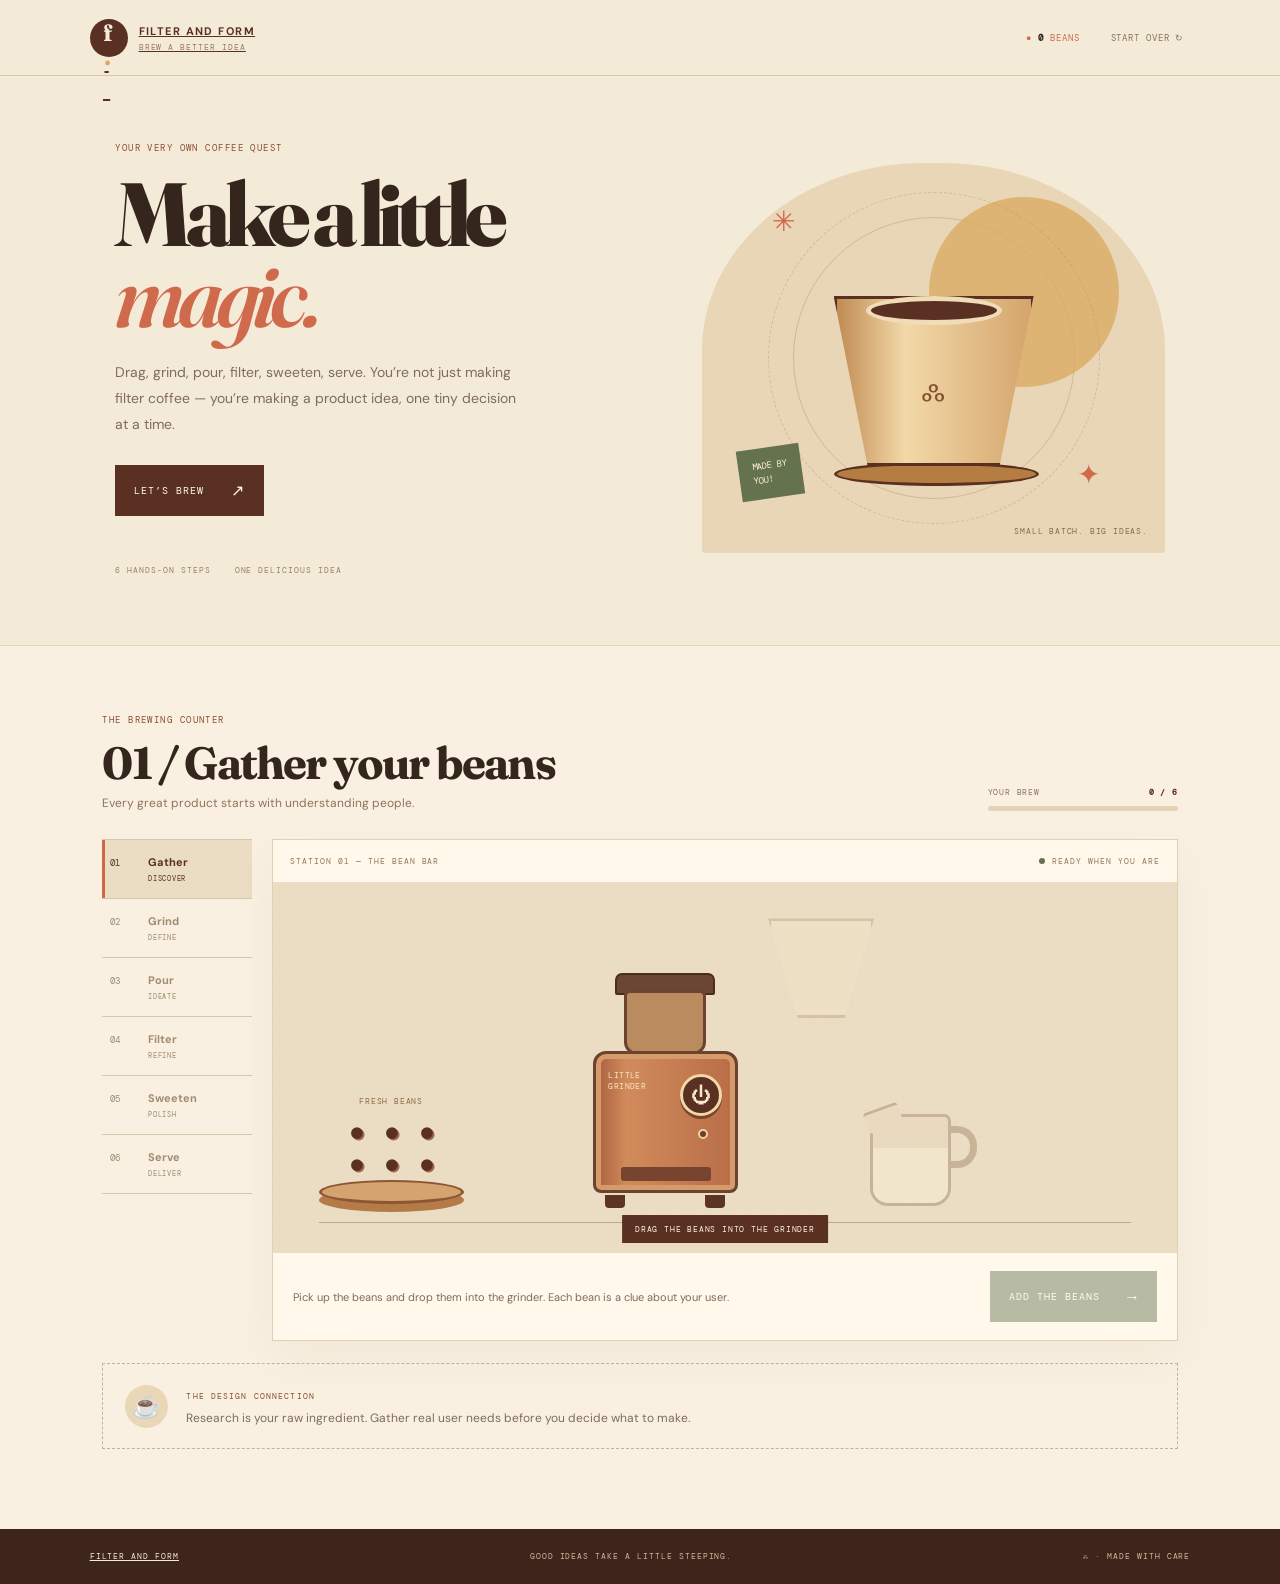
<file: index.html>
<!DOCTYPE html>
<html lang="en">
<head>
<meta charset="UTF-8"><meta name="viewport" content="width=device-width, initial-scale=1"><meta name="theme-color" content="#f4ead8">
<title>Filter &amp; Form — Coffee Quest</title>
<link rel="preconnect" href="https://fonts.googleapis.com"><link rel="preconnect" href="https://fonts.gstatic.com" crossorigin><link href="https://fonts.googleapis.com/css2?family=DM+Mono:wght@400;500&family=DM+Sans:wght@400;500;600;700&family=Fraunces:opsz,wght@9..144,600;9..144,700;9..144,800&display=swap" rel="stylesheet">
<link rel="stylesheet" href="styles.css">
</head>
<body>
<header class="topbar"><a class="logo" href="first-idea/index.html" aria-label="Filter and Form — visit the original website"><span class="logo-mark">f<span>·</span>f</span><span>FILTER AND FORM<small>BREW A BETTER IDEA</small></span></a><div class="top-right"><span class="bean-count">● <b id="beanCount">0</b> BEANS</span><button class="reset-link" id="resetBtn">START OVER ↻</button></div></header>
<main>
<section class="intro" id="intro"><div class="intro-copy"><p class="eyebrow">YOUR VERY OWN COFFEE QUEST</p><h1>Make a little<br><em>magic.</em></h1><p>Drag, grind, pour, filter, sweeten, serve. You’re not just making filter coffee — you’re making a product idea, one tiny decision at a time.</p><button class="btn primary" id="beginBtn">LET’S BREW <span>↗</span></button><div class="intro-meta"><span>6 HANDS-ON STEPS</span><span>ONE DELICIOUS IDEA</span></div></div><div class="intro-art"><div class="sun"></div><div class="doodle doodle-one">✳</div><div class="doodle doodle-two">✦</div><div class="cup-illustration"><div class="coffee-top"></div><div class="cup-body"><span>ஃ</span></div><div class="saucer"></div></div><div class="intro-sticker">MADE BY<br>YOU!</div><div class="art-note">SMALL BATCH. BIG IDEAS.</div></div></section>
<section class="game" id="game"><div class="game-head"><div><p class="eyebrow">THE BREWING COUNTER</p><h2 id="stepTitle">01 / Gather your beans</h2><p id="stepSub">Every great product starts with understanding people.</p></div><div class="progress-wrap"><div class="progress-label"><span>YOUR BREW</span><b id="progressText">0 / 6</b></div><div class="progress-track"><span id="progressFill"></span></div></div></div>
<div class="workspace"><aside class="steps-rail" id="stepsRail"><div class="rail-step active"><span>01</span><b>Gather</b><small>DISCOVER</small></div><div class="rail-step"><span>02</span><b>Grind</b><small>DEFINE</small></div><div class="rail-step"><span>03</span><b>Pour</b><small>IDEATE</small></div><div class="rail-step"><span>04</span><b>Filter</b><small>REFINE</small></div><div class="rail-step"><span>05</span><b>Sweeten</b><small>POLISH</small></div><div class="rail-step"><span>06</span><b>Serve</b><small>DELIVER</small></div></aside>
<div class="station"><div class="station-top"><span id="stationLabel">STATION 01 — THE BEAN BAR</span><span class="station-status"><i></i><span id="statusText">READY WHEN YOU ARE</span></span></div><div class="station-scene" id="scene">
<div class="bean-bowl" id="beanBowl"><span class="bowl-label">FRESH BEANS</span><div class="loose-beans" id="looseBeans"><button class="bean-draggable" draggable="true" aria-label="Coffee bean 1">●</button><button class="bean-draggable" draggable="true" aria-label="Coffee bean 2">●</button><button class="bean-draggable" draggable="true" aria-label="Coffee bean 3">●</button><button class="bean-draggable" draggable="true" aria-label="Coffee bean 4">●</button><button class="bean-draggable" draggable="true" aria-label="Coffee bean 5">●</button><button class="bean-draggable" draggable="true" aria-label="Coffee bean 6">●</button></div><div class="bowl-rim"></div></div>
<div class="machine" id="machine"><div class="machine-lid"></div><div class="machine-hopper" id="hopper"><span id="hopperBeans"></span></div><div class="machine-body"><div class="machine-brand">LITTLE<br>GRINDER</div><div class="machine-button" id="grinderButton" role="button" tabindex="0" aria-label="Start grinder"><span>⏻</span></div><div class="machine-light" id="machineLight"></div><div class="machine-bottom"></div></div><div class="machine-feet"></div></div>
<div class="milk-jug" id="milkJug"><div class="jug-handle"></div><div class="jug-body"><div class="milk-level" id="milkLevel"></div></div><div class="jug-spout"></div></div>
<div class="filter-cone" id="filterCone"><div class="filter-paper"></div><div class="grounds-bed" id="groundsBed"></div><div class="coffee-stream" id="coffeeStream"></div></div><div class="decoction-cup" id="decoctionCup"><div class="decoction-level" id="decoctionLevel"></div></div>
<div class="idea-cards" id="ideaCards"><button class="idea-card" draggable="true" data-kind="good"><span class="idea-emoji">✦</span><b>One-tap reorder</b><small>GOOD IDEA?</small></button><button class="idea-card" draggable="true" data-kind="bad"><span class="idea-emoji">🎩</span><b>Make the logo bigger</b><small>GOOD IDEA?</small></button><button class="idea-card" draggable="true" data-kind="good"><span class="idea-emoji">↗</span><b>Pickup time estimate</b><small>GOOD IDEA?</small></button><button class="idea-card" draggable="true" data-kind="bad"><span class="idea-emoji">✿</span><b>Add 30 animations</b><small>GOOD IDEA?</small></button></div>
<div class="sugar-jar" id="sugarJar"><div class="sugar-top"></div><div class="sugar-body"><span> SUGAR </span><i>✦ ✦ ✦</i></div></div><div class="finished-cup" id="finishedCup"><div class="finished-coffee" id="finishedCoffee"></div><div class="finished-milk" id="finishedMilk"></div><div class="finished-sugar" id="finishedSugar"></div><div class="cup-handle"></div><div class="cup-logo">ஃ</div></div><div class="serve-tray" id="serveTray"><span>YOUR IDEA, SERVED</span></div>
<div class="drop-hint" id="dropHint">DRAG THE BEANS INTO THE GRINDER</div><div class="sparkle-field" id="sparkleField">✦ ✳ ✦</div>
</div><div class="station-bottom"><p id="instruction">Pick up the beans and drop them into the grinder. Each bean is a clue about your user.</p><button class="btn next-btn" id="actionBtn" disabled>ADD THE BEANS <span>→</span></button></div><div class="toast" id="toast" aria-live="polite"></div></div></div>
<div class="metaphor-strip"><div class="metaphor-icon">☕</div><div><span>THE DESIGN CONNECTION</span><p id="metaphorText">Research is your raw ingredient. Gather real user needs before you decide what to make.</p></div></div>
</section>
<section class="ending" id="ending"><div class="ending-art">☕<span>✦</span></div><p class="eyebrow">FRESHLY BREWED BY YOU</p><h2 id="endingTitle">Look what you made.</h2><p id="endingCopy">A little coffee, a little curiosity, and an idea with purpose.</p><button class="btn primary" id="playAgain">BREW ANOTHER <span>↻</span></button></section>
</main><footer><a class="footer-logo" href="first-idea/index.html">FILTER AND FORM</a><span>GOOD IDEAS TAKE A LITTLE STEEPING.</span><span>ஃ · MADE WITH CARE</span></footer><script src="script.js"></script></body></html>
</file>
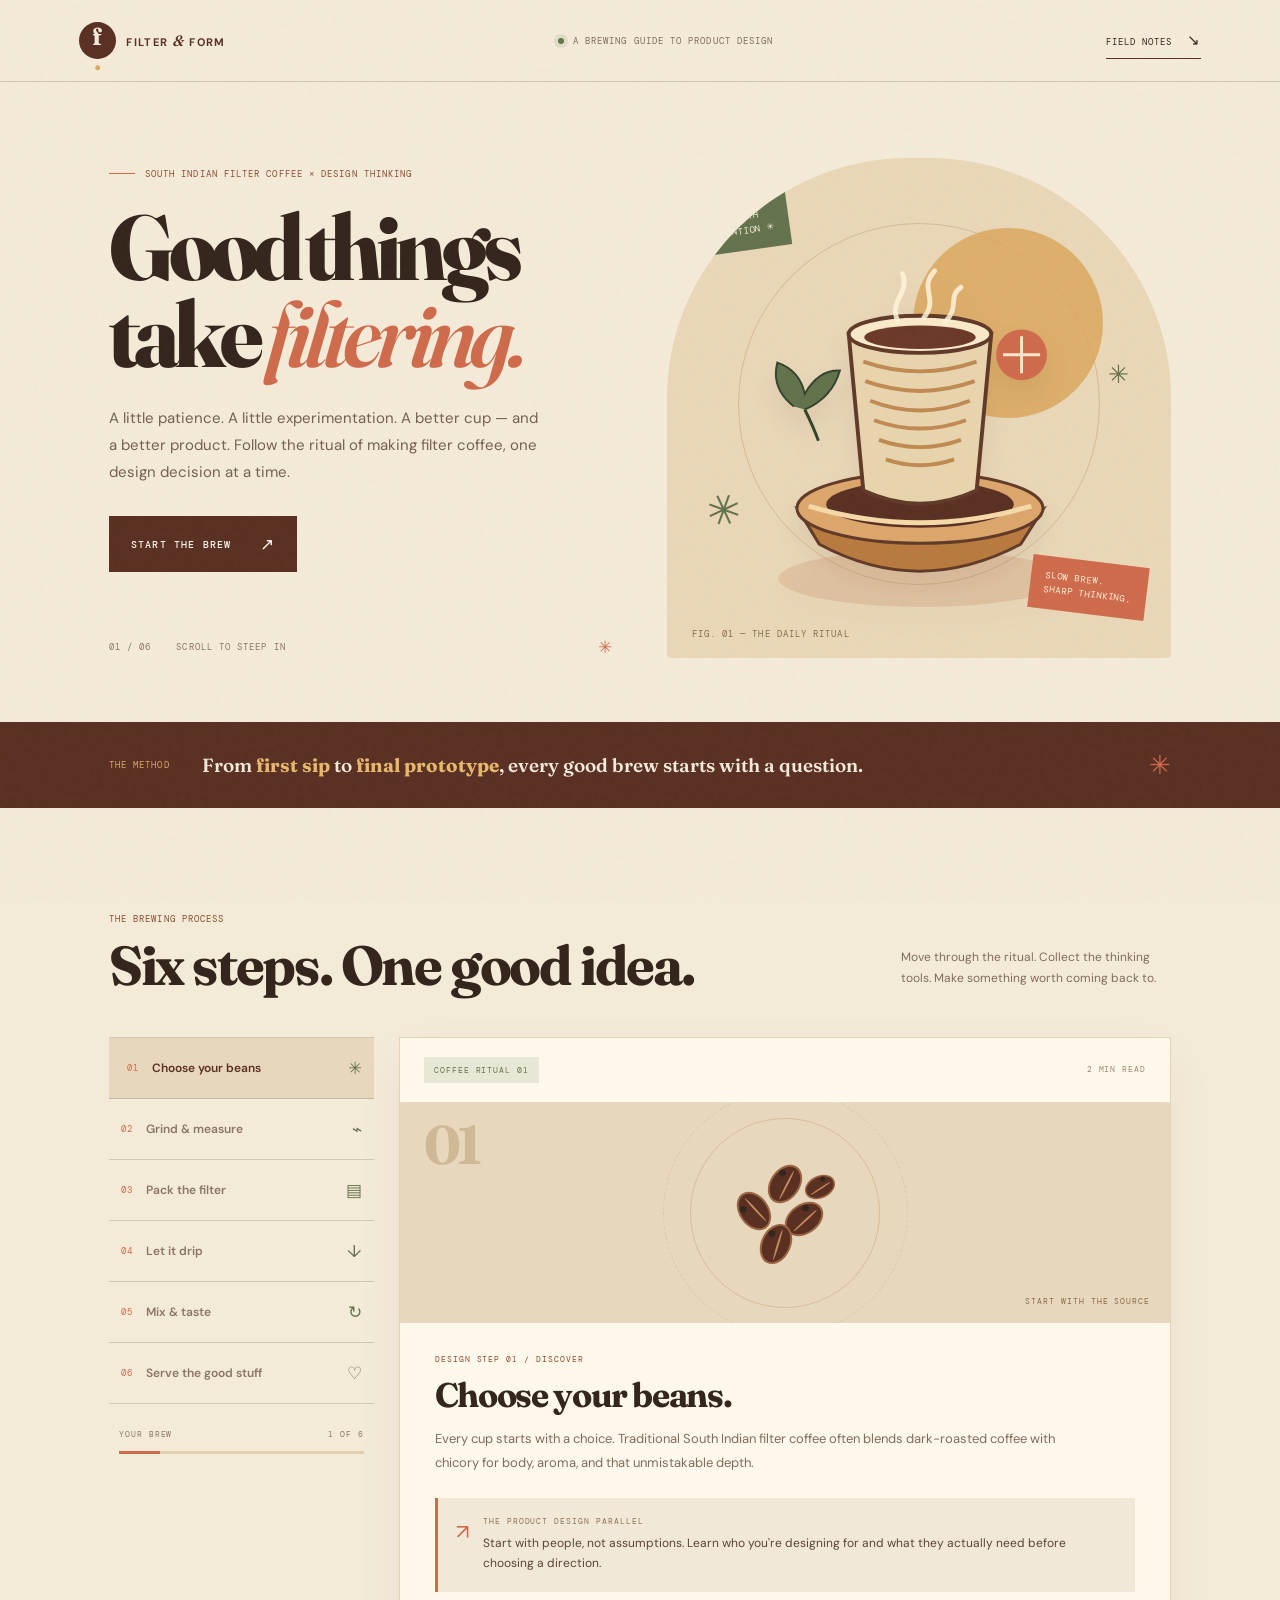
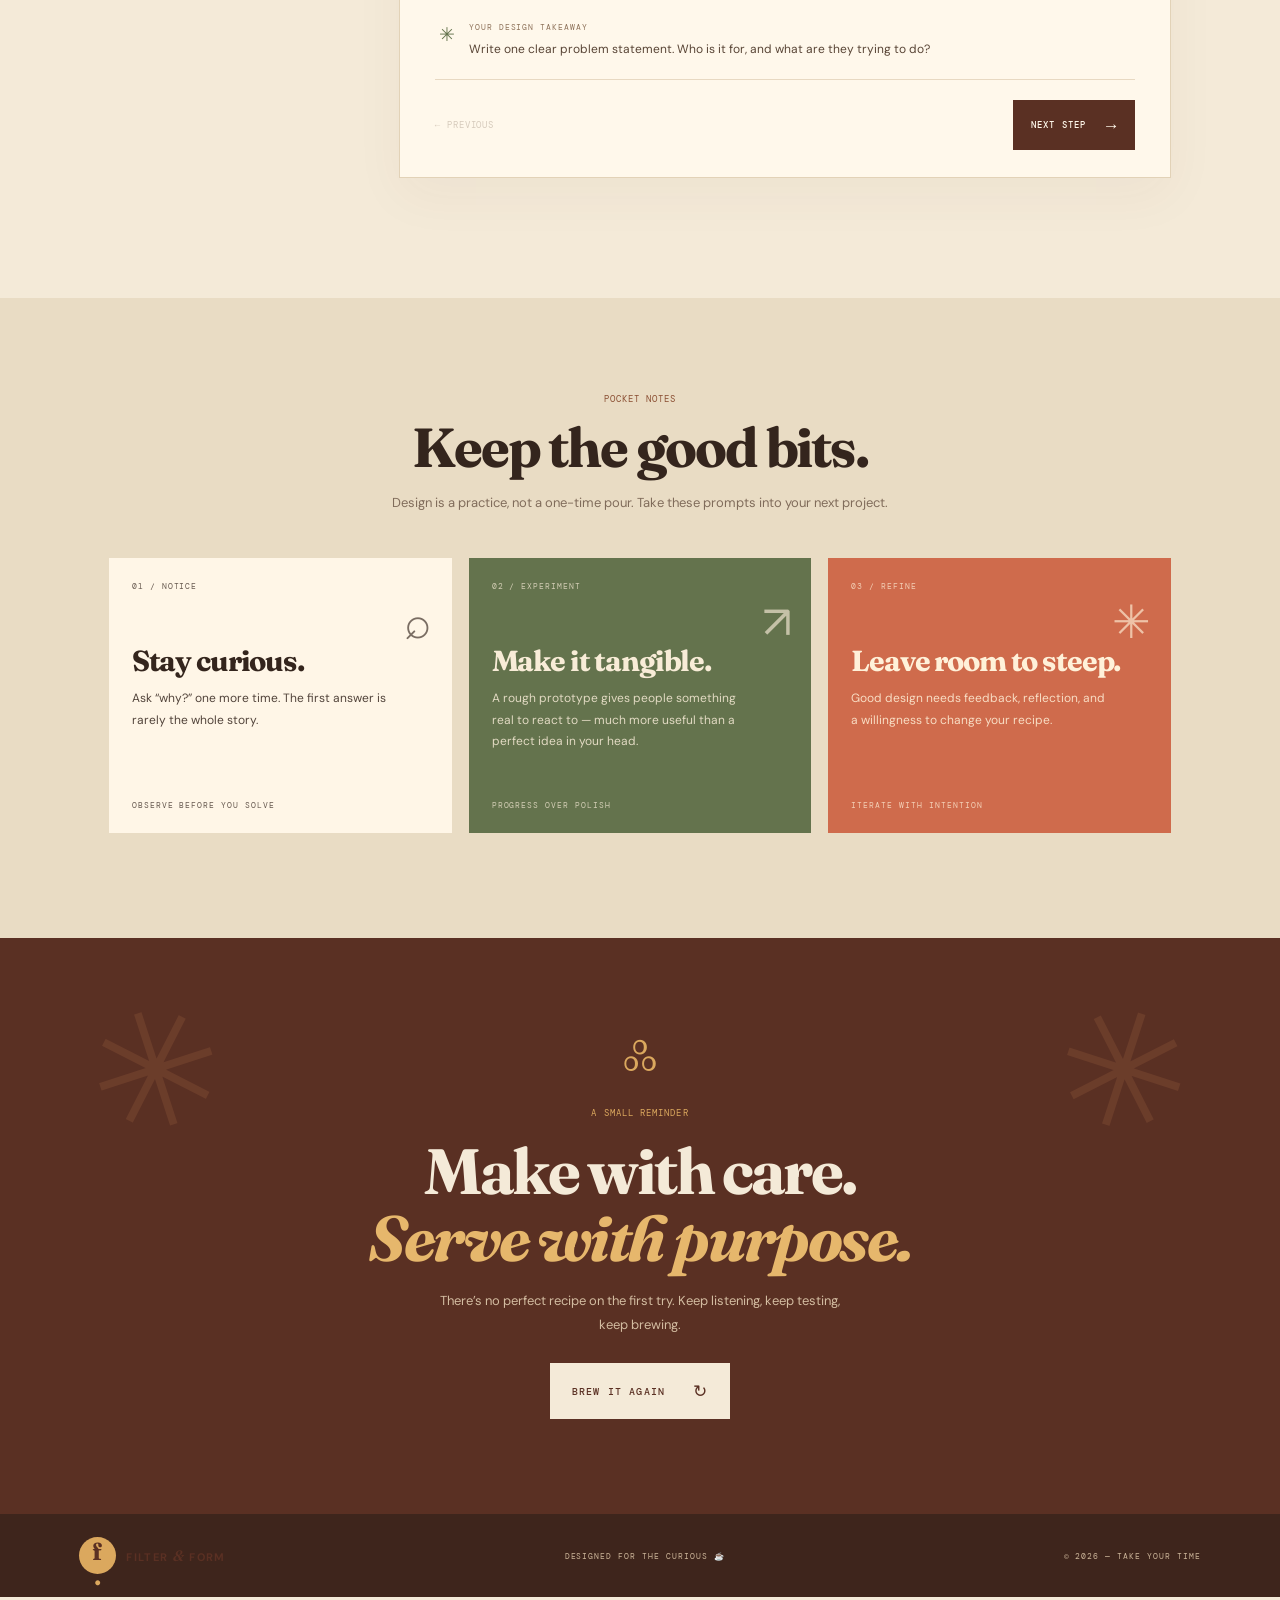
<file: first-idea/index.html>
<!DOCTYPE html>
<html lang="en">
<head>
  <meta charset="UTF-8" />
  <meta name="viewport" content="width=device-width, initial-scale=1.0" />
  <meta name="theme-color" content="#f4ead8" />
  <title>Filter & Form — A Product Design Ritual</title>
  <link rel="preconnect" href="https://fonts.googleapis.com">
  <link rel="preconnect" href="https://fonts.gstatic.com" crossorigin>
  <link href="https://fonts.googleapis.com/css2?family=DM+Mono:wght@400;500&family=DM+Sans:wght@400;500;600;700&family=Fraunces:opsz,wght@9..144,600;9..144,700;9..144,800&display=swap" rel="stylesheet">
  <link rel="stylesheet" href="styles.css" />
</head>
<body>
  <div class="grain" aria-hidden="true"></div>
  <header class="topbar">
    <a class="brand" href="../index.html" aria-label="Filter and Form home">
      <span class="brand-mark">f<span>·</span>f</span>
      <span>FILTER <em>&</em> FORM</span>
    </a>
    <div class="top-note"><span class="live-dot"></span> A BREWING GUIDE TO PRODUCT DESIGN</div>
    <a class="top-link" href="#field-notes">FIELD NOTES <span>↘</span></a>
  </header>

  <main>
    <section class="hero">
      <div class="hero-copy">
        <p class="eyebrow"><span class="eyebrow-line"></span> SOUTH INDIAN FILTER COFFEE × DESIGN THINKING</p>
        <h1>Good things<br>take <span class="italic-word">filtering.</span></h1>
        <p class="hero-description">A little patience. A little experimentation. A better cup — and a better product. Follow the ritual of making filter coffee, one design decision at a time.</p>
        <button class="primary-button" id="startBtn">START THE BREW <span>↗</span></button>
        <div class="hero-foot"><span>01 / 06</span><span>SCROLL TO STEEP IN</span><span class="tiny-sun">✳</span></div>
      </div>
      <div class="hero-art" aria-label="Illustration of a South Indian filter coffee tumbler and brass davara">
        <div class="art-sticker sticker-top">MADE WITH<br>INTENTION ✳</div>
        <div class="sun-disc"></div>
        <div class="art-leaf leaf-one">✳</div><div class="art-leaf leaf-two">✳</div>
        <svg class="coffee-art" viewBox="0 0 430 440" role="img" aria-label="Stylized filter coffee tumbler and saucer">
          <ellipse cx="218" cy="366" rx="147" ry="29" fill="#b86b3f" opacity=".18"/>
          <path d="M91 295 Q215 355 342 295 L319 331 Q215 386 113 331Z" fill="#b87a3e" stroke="#613a28" stroke-width="3"/>
          <ellipse cx="216" cy="294" rx="126" ry="36" fill="#dca66b" stroke="#613a28" stroke-width="3"/>
          <ellipse cx="216" cy="290" rx="96" ry="24" fill="#5a3023"/>
          <path d="M143 115 Q216 96 289 115 L274 276 Q216 303 158 276Z" fill="#e8d4ad" stroke="#613a28" stroke-width="4"/>
          <ellipse cx="216" cy="116" rx="73" ry="19" fill="#f8e9c9" stroke="#613a28" stroke-width="4"/>
          <ellipse cx="216" cy="119" rx="57" ry="12" fill="#6c3928"/>
          <path d="M158 144 Q216 164 274 144" fill="none" stroke="#c08a52" stroke-width="4"/>
          <path d="M160 164 Q216 184 272 164" fill="none" stroke="#c08a52" stroke-width="4"/>
          <path d="M165 184 Q216 204 267 184" fill="none" stroke="#c08a52" stroke-width="4"/>
          <path d="M169 204 Q216 221 263 204" fill="none" stroke="#c08a52" stroke-width="4"/>
          <path d="M174 224 Q216 239 258 224" fill="none" stroke="#c08a52" stroke-width="4"/>
          <path d="M181 244 Q216 256 251 244" fill="none" stroke="#c08a52" stroke-width="4"/>
          <path d="M193 102 C184 81 206 74 198 54 M220 99 C236 78 214 70 231 51 M242 103 C257 88 244 77 258 68" fill="none" stroke="#fff4d9" stroke-width="5" stroke-linecap="round" opacity=".85"/>
          <path d="M102 292 Q216 326 330 292" fill="none" stroke="#f5d9a8" stroke-width="5"/>
          <circle cx="320" cy="137" r="26" fill="#cf6b4c"/>
          <path d="M320 118 L320 156 M301 137 L339 137" stroke="#f7e8cc" stroke-width="3"/>
          <path d="M87 190 Q63 171 70 145 Q93 153 98 177 Q112 152 134 153 Q126 181 98 193" fill="#62734b" stroke="#34432c" stroke-width="2"/>
          <path d="M98 193 Q107 211 112 225" stroke="#34432c" stroke-width="3" fill="none"/>
        </svg>
        <div class="art-sticker sticker-bottom">SLOW BREW.<br>SHARP THINKING.</div>
        <div class="art-caption">FIG. 01 — THE DAILY RITUAL</div>
      </div>
    </section>

    <section class="intro-strip">
      <span class="strip-number">THE METHOD</span>
      <p>From <strong>first sip</strong> to <strong>final prototype</strong>, every good brew starts with a question.</p>
      <span class="strip-symbol">✳</span>
    </section>

    <section class="journey" id="journey">
      <div class="section-heading">
        <div><p class="eyebrow">THE BREWING PROCESS</p><h2>Six steps. One good idea.</h2></div>
        <p class="section-aside">Move through the ritual. Collect the thinking tools. Make something worth coming back to.</p>
      </div>
      <div class="journey-layout">
        <nav class="step-nav" aria-label="Coffee and design steps" id="stepNav">
          <button class="step-link active" data-step="0"><span class="step-index">01</span><span class="step-name">Choose your beans</span><span class="step-icon">✳</span></button>
          <button class="step-link" data-step="1"><span class="step-index">02</span><span class="step-name">Grind & measure</span><span class="step-icon">⌁</span></button>
          <button class="step-link" data-step="2"><span class="step-index">03</span><span class="step-name">Pack the filter</span><span class="step-icon">▤</span></button>
          <button class="step-link" data-step="3"><span class="step-index">04</span><span class="step-name">Let it drip</span><span class="step-icon">↓</span></button>
          <button class="step-link" data-step="4"><span class="step-index">05</span><span class="step-name">Mix & taste</span><span class="step-icon">↻</span></button>
          <button class="step-link" data-step="5"><span class="step-index">06</span><span class="step-name">Serve the good stuff</span><span class="step-icon">♡</span></button>
          <div class="progress-wrap"><div class="progress-label"><span>YOUR BREW</span><span id="progressText">1 OF 6</span></div><div class="progress-track"><div class="progress-fill" id="progressFill"></div></div></div>
        </nav>
        <article class="step-card" id="stepCard">
          <div class="step-card-top"><span class="pill" id="coffeeLabel">COFFEE RITUAL 01</span><span class="step-time" id="stepTime">2 MIN READ</span></div>
          <div class="step-visual" id="stepVisual">
            <div class="visual-orbit orbit-a"></div><div class="visual-orbit orbit-b"></div>
            <div class="visual-number" id="visualNumber">01</div>
            <div class="visual-object beans-object" id="visualObject"><span>●</span><span>●</span><span>●</span><span>●</span><span>●</span></div>
            <span class="visual-label" id="visualLabel">START WITH THE SOURCE</span>
          </div>
          <div class="step-content">
            <p class="eyebrow" id="designEyebrow">DESIGN STEP 01 / DISCOVER</p>
            <h3 id="stepTitle">Choose your beans.</h3>
            <p class="step-description" id="stepDescription">Every cup starts with a choice. Traditional filter coffee often blends dark-roasted coffee with chicory for body, aroma, and that unmistakable depth.</p>
            <div class="metaphor-box"><span class="metaphor-icon">↗</span><div><p class="micro-label">THE PRODUCT DESIGN PARALLEL</p><p id="metaphorText">Start with people, not assumptions. Learn who you're designing for and what they actually need before choosing a direction.</p></div></div>
            <div class="takeaway"><span class="takeaway-star">✳</span><div><p class="micro-label">YOUR DESIGN TAKEAWAY</p><p id="takeawayText">Write one clear problem statement. Who is it for, and what are they trying to do?</p></div></div>
            <div class="step-actions"><button class="text-button" id="prevBtn" disabled>← PREVIOUS</button><button class="next-button" id="nextBtn">NEXT STEP <span>→</span></button></div>
          </div>
        </article>
      </div>
    </section>

    <section class="field-notes" id="field-notes">
      <div class="notes-header"><p class="eyebrow">POCKET NOTES</p><h2>Keep the good bits.</h2><p>Design is a practice, not a one-time pour. Take these prompts into your next project.</p></div>
      <div class="notes-grid">
        <article class="note-card note-cream"><span class="note-number">01 / NOTICE</span><span class="note-doodle">⌕</span><h3>Stay curious.</h3><p>Ask “why?” one more time. The first answer is rarely the whole story.</p><span class="note-bottom">OBSERVE BEFORE YOU SOLVE</span></article>
        <article class="note-card note-green"><span class="note-number">02 / EXPERIMENT</span><span class="note-doodle">↗</span><h3>Make it tangible.</h3><p>A rough prototype gives people something real to react to — much more useful than a perfect idea in your head.</p><span class="note-bottom">PROGRESS OVER POLISH</span></article>
        <article class="note-card note-orange"><span class="note-number">03 / REFINE</span><span class="note-doodle">✳</span><h3>Leave room to steep.</h3><p>Good design needs feedback, reflection, and a willingness to change your recipe.</p><span class="note-bottom">ITERATE WITH INTENTION</span></article>
      </div>
    </section>

    <section class="closing">
      <div class="closing-symbol">ஃ</div>
      <p class="eyebrow">A SMALL REMINDER</p>
      <h2>Make with care.<br><span>Serve with purpose.</span></h2>
      <p>There’s no perfect recipe on the first try. Keep listening, keep testing, keep brewing.</p>
      <button class="primary-button light-button" id="restartBtn">BREW IT AGAIN <span>↻</span></button>
    </section>
  </main>
  <footer><a class="brand footer-brand" href="#"><span class="brand-mark">f<span>·</span>f</span><span>FILTER <em>&</em> FORM</span></a><span>DESIGNED FOR THE CURIOUS ☕</span><span>© 2026 — TAKE YOUR TIME</span></footer>
  <script src="script.js"></script>
</body>
</html>
</file>
<file: styles.css>
:root{--cream:#f4ead8;--paper:#fff8eb;--ink:#34251d;--coffee:#5a3023;--brown:#8a4e32;--orange:#cf6b4c;--gold:#dba85e;--green:#64734d;--line:#d9c7aa;--serif:'Fraunces',Georgia,serif;--sans:'DM Sans',Arial,sans-serif;--mono:'DM Mono',monospace}*{box-sizing:border-box}html{scroll-behavior:smooth}body{margin:0;background:var(--cream);color:var(--ink);font-family:var(--sans)}button{font:inherit;cursor:pointer}.topbar{height:76px;padding:0 7%;display:flex;align-items:center;justify-content:space-between;border-bottom:1px solid var(--line)}.logo{color:var(--coffee);display:flex;align-items:center;gap:11px;font-weight:700;font-size:11px;letter-spacing:.13em}.logo>span:last-child{display:flex;flex-direction:column;gap:4px}.logo small{font:8px var(--mono);color:#987b60;letter-spacing:.12em}.logo-mark{display:grid;place-items:center;width:38px;height:38px;background:var(--coffee);border-radius:50%;color:var(--cream);font:700 23px var(--serif);letter-spacing:-.12em;padding-right:4px}.logo-mark span{color:var(--gold)}.top-right{display:flex;align-items:center;gap:25px}.bean-count,.reset-link{font:9px var(--mono);letter-spacing:.1em}.bean-count{color:var(--orange)}.bean-count b{color:var(--ink)}.reset-link{background:none;border:0;color:#8b735e}.intro{padding:66px 9% 70px;display:grid;grid-template-columns:1fr .9fr;gap:7%;align-items:center;max-width:1440px;margin:auto}.eyebrow{font:9px var(--mono);letter-spacing:.16em;color:var(--brown);margin:0 0 20px}.intro h1{font:800 clamp(65px,7vw,100px)/.9 var(--serif);letter-spacing:-.07em;margin:0 0 25px}.intro h1 em{color:var(--orange);font-weight:600}.intro-copy>p:not(.eyebrow){font-size:14px;line-height:1.85;color:#806c5b;max-width:410px;margin:0 0 27px}.btn{border:0;padding:15px 19px;font:10px var(--mono);letter-spacing:.1em;display:inline-flex;align-items:center;gap:27px;transition:transform .2s,background .2s}.btn:hover{transform:translateY(-2px)}.primary{background:var(--coffee);color:var(--paper)}.btn span{font-size:16px}.intro-meta{display:flex;gap:24px;margin-top:49px;font:8px var(--mono);letter-spacing:.12em;color:#9c8268}.intro-art{height:390px;background:#e8d6b7;border-radius:48% 48% 4px 4px;position:relative;overflow:hidden;display:grid;place-items:center}.sun{position:absolute;width:190px;height:190px;background:var(--gold);border-radius:50%;top:34px;right:10%;opacity:.75}.intro-art:before,.intro-art:after{content:"";position:absolute;border:1px solid #b58a5c66;border-radius:50%;width:280px;height:280px}.intro-art:after{width:330px;height:330px;border-style:dashed}.doodle{position:absolute;z-index:2;color:var(--orange);font-size:28px}.doodle-one{top:40px;left:15%}.doodle-two{right:14%;bottom:60px}.cup-illustration{position:relative;z-index:1;margin-top:65px;width:200px}.coffee-top{position:absolute;z-index:2;top:0;left:32px;width:136px;height:29px;border-radius:50%;background:#5a3023;border:5px solid #f1dcb8}.cup-body{height:170px;background:linear-gradient(90deg,#c08b52,#f2d9a8 35%,#d4a56c);clip-path:polygon(0 0,100% 0,83% 100%,17% 100%);display:grid;place-items:center;border:3px solid var(--coffee)}.cup-body span{font:38px Georgia;color:#85512f;margin-top:15px}.saucer{height:24px;width:205px;border-radius:50%;background:#b67d43;border:3px solid var(--coffee);margin-top:-4px}.intro-sticker{position:absolute;z-index:3;left:8%;bottom:55px;background:var(--green);color:#fff4df;padding:12px 14px;font:9px/1.5 var(--mono);transform:rotate(-8deg)}.art-note{position:absolute;bottom:17px;right:17px;font:8px var(--mono);letter-spacing:.1em;color:#8a6b4c}.game{padding:68px 8% 80px;background:#f9f0e1;border-top:1px solid #e5d4b7}.game-head{max-width:1150px;margin:0 auto 28px;display:flex;justify-content:space-between;align-items:end;gap:20px}.game-head .eyebrow{margin-bottom:12px}.game-head h2{font:700 clamp(30px,4vw,45px)/1.1 var(--serif);letter-spacing:-.04em;margin:0 0 8px}.game-head>div:first-child>p:last-child{font-size:12px;color:#8b735e;margin:0}.progress-wrap{width:190px;flex-shrink:0}.progress-label{display:flex;justify-content:space-between;font:8px var(--mono);letter-spacing:.1em;color:#8b735e;margin-bottom:9px}.progress-label b{color:var(--coffee)}.progress-track{height:5px;background:#e4d2b6;border-radius:10px;overflow:hidden}.progress-track span{display:block;width:0;height:100%;background:var(--orange);transition:width .4s}.workspace{max-width:1150px;margin:auto;display:grid;grid-template-columns:150px minmax(0,1fr);gap:20px}.steps-rail{border-top:1px solid var(--line)}.rail-step{display:grid;grid-template-columns:30px 1fr;column-gap:8px;padding:15px 8px;border-bottom:1px solid var(--line);color:#a18a70;position:relative}.rail-step>span{font:9px var(--mono);grid-row:span 2;padding-top:2px}.rail-step b{font-size:11px}.rail-step small{font:7px var(--mono);letter-spacing:.1em;margin-top:5px}.rail-step.active{background:#eaddc4;color:var(--coffee);box-shadow:inset 3px 0 var(--orange)}.rail-step.done{color:var(--green)}.station{background:var(--paper);border:1px solid #e1d0b3;min-width:0;position:relative;box-shadow:0 18px 45px #5a30230a}.station-top{height:43px;border-bottom:1px solid #ebddc6;padding:0 17px;display:flex;align-items:center;justify-content:space-between;font:8px var(--mono);letter-spacing:.12em;color:#92775c}.station-status{display:flex;align-items:center;gap:7px}.station-status i{width:6px;height:6px;border-radius:50%;background:var(--green)}.station-scene{height:370px;position:relative;overflow:hidden;background-color:#eaddc4;background-image:radial-gradient(#bfa17a35 .8px,transparent .8px);background-size:13px 13px}.station-scene:after{content:"";position:absolute;bottom:30px;left:5%;right:5%;height:1px;background:#c5a67f}.bean-bowl{position:absolute;left:5%;bottom:45px;width:145px;height:112px;z-index:3}.bowl-label{display:block;text-align:center;font:8px var(--mono);letter-spacing:.1em;color:#936c49;margin-bottom:9px}.loose-beans{height:65px;position:relative;display:flex;flex-wrap:wrap;justify-content:center;align-content:center;gap:3px 7px;padding:0 12px}.bean-draggable{border:0;background:transparent;color:var(--coffee);font-size:27px;line-height:1;transform:rotate(-25deg);text-shadow:1px 2px #9d6b4a;transition:transform .2s}.bean-draggable:hover{transform:translateY(-5px) rotate(10deg)}.bean-draggable.dragging{opacity:.25}.bowl-rim{height:24px;border:3px solid #8c5634;border-top-width:2px;border-radius:50%;background:#d5a36d;box-shadow:0 8px 0 #b47a47}.machine{position:absolute;left:34%;bottom:45px;width:170px;height:235px;z-index:2;transition:transform .15s}.machine-lid{position:absolute;top:0;left:35px;width:100px;height:22px;background:#6c4634;border-radius:7px 7px 2px 2px;border:2px solid #4b2c20}.machine-hopper{position:absolute;top:17px;left:44px;width:82px;height:65px;background:#b98b5e;border:3px solid #6b432e;border-radius:6px 6px 13px 13px;overflow:hidden;display:flex;align-content:center;justify-content:center;flex-wrap:wrap;padding:6px;gap:1px}.machine-hopper span{font-size:15px;color:#5a3023;line-height:1}.machine-body{position:absolute;top:78px;left:13px;width:145px;height:142px;background:linear-gradient(90deg,#a95f3f,#d18b5b 22%,#b86d47);border:3px solid #6b432e;border-radius:13px 13px 8px 8px;box-shadow:inset 0 0 0 5px #d69b6d}.machine-brand{position:absolute;left:12px;top:16px;font:8px/1.3 var(--mono);letter-spacing:.05em;color:#f9e4c0}.machine-button{position:absolute;right:13px;top:20px;width:42px;height:42px;border-radius:50%;border:3px solid #f2d7a8;background:#5a3023;color:#f8e9c9;display:grid;place-items:center;font-size:20px;cursor:pointer;box-shadow:0 3px 0 #79452d}.machine-button:hover{transform:scale(1.06)}.machine-light{position:absolute;right:27px;top:75px;width:10px;height:10px;border-radius:50%;background:#6f3c29;border:2px solid #f0d1a0}.machine.running .machine-light{background:#b3c477;box-shadow:0 0 12px #b3c477}.machine.running{animation:rumble .12s infinite alternate}.machine-bottom{position:absolute;bottom:9px;left:25px;width:90px;height:14px;background:#76442f;border-radius:3px}.machine-feet:before,.machine-feet:after{content:"";position:absolute;bottom:0;width:20px;height:13px;background:#5b3426;border-radius:0 0 4px 4px}.machine-feet:before{left:25px}.machine-feet:after{right:25px}@keyframes rumble{from{transform:translateX(-1px) rotate(-.4deg)}to{transform:translateX(1px) rotate(.4deg)}}.milk-jug{position:absolute;left:66%;bottom:47px;width:85px;height:105px;z-index:2;opacity:.35;transition:opacity .3s,transform .4s}.jug-handle{position:absolute;right:-22px;top:25px;width:35px;height:42px;border:7px solid #8c6547;border-left:0;border-radius:0 20px 20px 0}.jug-body{position:absolute;inset:13px 4px 0 0;background:#e9d7b6;border:3px solid #8c6547;border-radius:7px 7px 18px 18px;overflow:hidden}.milk-level{position:absolute;bottom:0;width:100%;height:65%;background:#fff5d9;transition:height .5s}.jug-spout{position:absolute;top:6px;left:-5px;width:36px;height:22px;background:#e9d7b6;border-top:3px solid #8c6547;transform:rotate(-20deg);border-radius:4px}.filter-cone{position:absolute;left:54%;top:35px;width:120px;height:100px;opacity:.25;z-index:2;transition:opacity .3s}.filter-paper{position:absolute;inset:0 7px 0;background:#f9e9c9;border:3px solid #9d7047;clip-path:polygon(0 0,100% 0,72% 100%,28% 100%)}.grounds-bed{position:absolute;left:22px;top:15px;width:76px;height:22px;background:#633a29;border-radius:50%;opacity:0}.coffee-stream{position:absolute;top:75px;left:56px;width:7px;height:0;background:#6b3927;transition:height .5s}.decoction-cup{position:absolute;left:57%;top:150px;width:100px;height:83px;border:4px solid #855735;border-radius:5px 5px 22px 22px;background:#e9cda0;overflow:hidden;opacity:0;transition:opacity .4s}.decoction-level{position:absolute;bottom:0;left:0;right:0;height:0;background:#633624;transition:height .8s}.idea-cards{position:absolute;left:20%;right:5%;top:38px;display:grid;grid-template-columns:repeat(4,minmax(75px,1fr));gap:9px;opacity:0;pointer-events:none;transition:opacity .3s}.idea-card{min-height:106px;background:#fff4df;border:1px solid #c8a87f;padding:10px 6px;display:flex;flex-direction:column;align-items:center;justify-content:center;gap:8px;color:var(--coffee);box-shadow:0 4px 0 #c8a87f;cursor:grab}.idea-card .idea-emoji{font-size:23px;color:var(--orange)}.idea-card b{font-size:9px;line-height:1.35}.idea-card small{font:7px var(--mono);color:#a18362}.idea-card.kept{border-color:var(--green);background:#e4e7d5}.idea-card.tossed{opacity:.35;transform:rotate(5deg);border-color:var(--orange)}.sugar-jar{position:absolute;left:8%;top:40px;width:90px;height:115px;opacity:0;transition:opacity .3s;cursor:pointer}.sugar-top{position:absolute;top:0;left:20px;width:50px;height:14px;border-radius:4px;background:#8e5634}.sugar-body{position:absolute;top:12px;left:8px;width:75px;height:91px;background:#ead1a7;border:3px solid #8e5634;border-radius:8px 8px 14px 14px;display:flex;flex-direction:column;justify-content:center;align-items:center;gap:8px}.sugar-body span{font:8px var(--mono);letter-spacing:.1em}.sugar-body i{font-size:12px;color:#d6a15b;font-style:normal}.finished-cup{position:absolute;left:42%;bottom:42px;width:145px;height:145px;opacity:0;transform:scale(.8);transition:opacity .5s,transform .5s;z-index:3}.finished-cup .finished-coffee{position:absolute;top:5px;left:13px;width:112px;height:24px;border-radius:50%;background:#5a3023;border:4px solid #f4dbad;z-index:2}.finished-cup .finished-milk{position:absolute;top:12px;left:25px;width:88px;height:10px;border-radius:50%;background:#f4e3bf;z-index:3;opacity:0}.finished-cup .finished-sugar{position:absolute;top:8px;left:52px;width:10px;height:10px;border-radius:50%;background:#fff4d9;z-index:4;opacity:0}.cup-handle{position:absolute;right:-5px;top:33px;width:43px;height:51px;border:9px solid #a56d40;border-left:0;border-radius:0 22px 22px 0}.finished-cup:before{content:"";position:absolute;top:18px;left:12px;width:113px;height:97px;background:linear-gradient(90deg,#bb7c42,#f2d9a8 40%,#d09a5c);border:3px solid #80502f;clip-path:polygon(0 0,100% 0,82% 100%,18% 100%)}.cup-logo{position:absolute;z-index:2;top:47px;left:50px;font:24px Georgia;color:#89552f}.serve-tray{position:absolute;left:28%;right:20%;bottom:30px;height:34px;border-radius:50%;background:#b87c42;border:3px solid #80502f;opacity:0;transition:opacity .4s}.serve-tray span{position:absolute;left:0;right:0;top:8px;text-align:center;font:7px var(--mono);letter-spacing:.1em;color:#f9e9c9}.drop-hint{position:absolute;left:50%;bottom:10px;transform:translateX(-50%);white-space:nowrap;background:#5a3023;color:#fff4df;padding:9px 13px;font:8px var(--mono);letter-spacing:.1em;z-index:6}.sparkle-field{position:absolute;top:15px;right:20px;color:var(--orange);font-size:23px;opacity:0}.station-scene[data-step="1"] .milk-jug,.station-scene[data-step="1"] .filter-cone{opacity:.15}.station-scene[data-step="2"] .machine{opacity:.15}.station-scene[data-step="2"] .milk-jug{opacity:1}.station-scene[data-step="2"] .filter-cone{opacity:.2}.station-scene[data-step="3"] .idea-cards{opacity:1;pointer-events:auto}.station-scene[data-step="3"] .bean-bowl,.station-scene[data-step="3"] .machine,.station-scene[data-step="3"] .milk-jug{opacity:.12}.station-scene[data-step="4"] .sugar-jar{opacity:1}.station-scene[data-step="4"] .finished-cup,.station-scene[data-step="5"] .finished-cup{opacity:1;transform:scale(1)}.station-scene[data-step="4"] .finished-cup .finished-milk{opacity:1}.station-scene[data-step="4"] .finished-cup .finished-sugar{opacity:1}.station-scene[data-step="5"] .serve-tray{opacity:1}.station-scene[data-step="5"] .sparkle-field{opacity:1;animation:twinkle 1s infinite alternate}@keyframes twinkle{to{transform:scale(1.2) rotate(12deg)}}.station-bottom{padding:18px 20px;display:flex;justify-content:space-between;align-items:center;gap:18px;min-height:78px}.station-bottom p{font-size:11px;line-height:1.7;color:#806c5b;margin:0;max-width:540px}.next-btn{background:var(--green);color:white;white-space:nowrap}.next-btn:disabled{opacity:.45;cursor:not-allowed;transform:none}.toast{display:none;padding:10px 20px;background:#e4e7d5;color:#4d5a3a;font-size:11px;line-height:1.5;border-top:1px solid #d5ddc0}.toast.show{display:block}.metaphor-strip{max-width:1150px;margin:22px auto 0;display:flex;align-items:center;gap:18px;padding:19px 22px;border:1px dashed #cbb28f}.metaphor-icon{width:43px;height:43px;border-radius:50%;background:#e9d7b8;display:grid;place-items:center;font-size:23px;flex-shrink:0}.metaphor-strip span{font:8px var(--mono);letter-spacing:.14em;color:var(--brown)}.metaphor-strip p{font-size:12px;color:#806c5b;margin:5px 0 0;line-height:1.6}.ending{padding:90px 20px 95px;text-align:center;background:var(--coffee);color:var(--cream);display:none}.ending.show{display:block}.ending-art{position:relative;font-size:58px;color:var(--gold);margin-bottom:20px}.ending-art span{position:absolute;font-size:23px;color:var(--orange);top:0;margin-left:5px}.ending .eyebrow{color:var(--gold);margin-bottom:15px}.ending h2{font:700 clamp(38px,5vw,58px) var(--serif);margin:0 0 15px;letter-spacing:-.04em}.ending>p:not(.eyebrow){color:#d4bda3;font-size:13px;line-height:1.8;margin:0 auto 25px}.ending .primary{background:var(--cream);color:var(--coffee)}footer{background:#3e251c;color:#cdb69a;padding:22px 7%;display:flex;justify-content:space-between;gap:15px;font:8px var(--mono);letter-spacing:.12em}.footer-logo{color:var(--cream)}@media(max-width:760px){.topbar{padding:0 5%}.intro{padding:48px 6%;grid-template-columns:1fr;gap:35px}.intro-art{height:330px;max-width:440px;width:100%;margin:auto}.intro h1{font-size:76px}.game{padding:52px 5%}.game-head{align-items:start;flex-direction:column}.progress-wrap{width:100%}.workspace{grid-template-columns:1fr}.steps-rail{display:grid;grid-template-columns:repeat(3,1fr);border-top:0;gap:5px}.rail-step{border:1px solid var(--line);padding:10px 7px}.station-scene{height:360px}.bean-bowl{left:1%;transform:scale(.8);transform-origin:bottom left}.machine{left:30%;transform:scale(.85);transform-origin:bottom center}.machine.running{animation:rumble .12s infinite alternate}.milk-jug{left:70%;transform:scale(.85);transform-origin:bottom center}.filter-cone{left:52%}.idea-cards{left:3%;right:3%;grid-template-columns:repeat(2,minmax(70px,1fr));top:24px}.idea-card{min-height:95px}.sugar-jar{left:4%;top:30px}.finished-cup{left:36%;bottom:47px}.serve-tray{left:15%;right:12%}.station-bottom{align-items:flex-start;flex-direction:column}.next-btn{align-self:flex-end}.metaphor-strip{margin-top:18px;padding:15px}.intro-meta{gap:13px;font-size:7px}footer{flex-wrap:wrap;justify-content:center;text-align:center}footer span{width:100%}}@media(prefers-reduced-motion:reduce){*,*:before,*:after{animation:none!important;transition:none!important;scroll-behavior:auto!important}}

.logo,.footer-logo{cursor:pointer}.logo:hover,.footer-logo:hover{opacity:.78}
</file>
<file: first-idea/styles.css>
@import url('https://fonts.googleapis.com/css2?family=Noto+Serif+Tamil:wght@600;700&display=swap');
:root{--cream:#f4ead8;--paper:#fff8eb;--ink:#34251d;--coffee:#5a3023;--brown:#8a4e32;--orange:#cf6b4c;--gold:#dba85e;--green:#64734d;--line:rgba(52,37,29,.18);--serif:'Fraunces',Georgia,serif;--sans:'DM Sans',Arial,sans-serif;--mono:'DM Mono',monospace}
*{box-sizing:border-box}html{scroll-behavior:smooth}body{margin:0;background:var(--cream);color:var(--ink);font-family:var(--sans);overflow-x:hidden}.grain{position:fixed;inset:0;pointer-events:none;opacity:.12;z-index:20;background-image:url("data:image/svg+xml,%3Csvg viewBox='0 0 180 180' xmlns='http://www.w3.org/2000/svg'%3E%3Cfilter id='n'%3E%3CfeTurbulence type='fractalNoise' baseFrequency='.85' numOctaves='3' stitchTiles='stitch'/%3E%3C/filter%3E%3Crect width='100%25' height='100%25' filter='url(%23n)' opacity='.19'/%3E%3C/svg%3E")}
a{color:inherit;text-decoration:none}button{font:inherit;cursor:pointer}.topbar{height:82px;padding:0 6.2%;display:flex;align-items:center;justify-content:space-between;border-bottom:1px solid var(--line);position:relative;z-index:2}.brand{display:flex;align-items:center;gap:10px;font-size:11px;font-weight:700;letter-spacing:.12em}.brand em{font-family:var(--serif);font-size:15px;font-weight:600}.brand-mark{font-family:var(--serif);font-size:24px;letter-spacing:-.1em;background:var(--coffee);color:var(--cream);width:37px;height:37px;border-radius:50%;display:grid;place-items:center;padding-right:4px}.brand-mark span{color:var(--gold)}.top-note,.top-link,.eyebrow,.hero-foot,.art-caption,.strip-number,.step-index,.pill,.step-time,.micro-label,.progress-label,.visual-label,.note-number,.note-bottom,footer>span{font-family:var(--mono);font-size:9px;letter-spacing:.12em}.top-note{display:flex;align-items:center;gap:9px;color:#806c5b}.live-dot{width:6px;height:6px;border-radius:50%;background:var(--green);box-shadow:0 0 0 4px #64734d20}.top-link{border-bottom:1px solid var(--coffee);padding:8px 0}.top-link span{font-size:15px;margin-left:8px}
.hero{display:grid;grid-template-columns:1fr 1fr;min-height:640px;padding:60px 8.5% 48px;gap:5%;align-items:center}.hero-copy{padding-top:10px}.eyebrow{color:var(--brown);display:flex;align-items:center;gap:10px;margin:0 0 24px}.eyebrow-line{display:inline-block;width:26px;height:1px;background:var(--orange)}h1,h2,h3,p{margin-top:0}h1{font:800 clamp(64px,7.2vw,100px)/.94 var(--serif);letter-spacing:-.065em;margin-bottom:28px}h1 .italic-word{font-style:italic;color:var(--orange);font-weight:600}.hero-description{font-size:15px;line-height:1.8;max-width:430px;color:#75604f;margin-bottom:30px}.primary-button,.next-button{background:var(--coffee);color:var(--paper);border:0;padding:17px 22px;font:500 10px var(--mono);letter-spacing:.12em;display:inline-flex;align-items:center;gap:28px;transition:transform .2s,background .2s}.primary-button:hover,.next-button:hover{transform:translateY(-3px);background:var(--brown)}.primary-button span,.next-button span{font-size:17px}.hero-foot{margin-top:64px;display:flex;gap:25px;align-items:center;color:#8c7662}.tiny-sun{font-size:17px;color:var(--orange);margin-left:auto}
.hero-art{height:500px;position:relative;display:flex;align-items:center;justify-content:center;background:#e9d7b8;border-radius:48% 48% 4px 4px;overflow:hidden;isolation:isolate}.hero-art:before{content:"";position:absolute;width:360px;height:360px;border:1px solid #b78b5e65;border-radius:50%;top:65px;left:50%;transform:translateX(-50%)}.sun-disc{position:absolute;width:190px;height:190px;border-radius:50%;background:var(--gold);top:70px;right:68px;opacity:.85}.coffee-art{width:min(100%,420px);height:auto;z-index:1;position:relative;margin-top:55px;filter:drop-shadow(0 15px 12px #56352215)}.art-sticker{position:absolute;z-index:2;background:var(--green);color:#fff3dc;font:9px/1.6 var(--mono);letter-spacing:.1em;padding:12px 14px;transform:rotate(-8deg)}.sticker-top{top:40px;left:26px}.sticker-bottom{bottom:44px;right:25px;background:var(--orange);transform:rotate(7deg)}.art-leaf{position:absolute;color:var(--green);font-size:42px}.leaf-one{left:39px;bottom:120px;transform:rotate(20deg)}.leaf-two{right:42px;top:200px;font-size:25px}.art-caption{position:absolute;bottom:18px;left:25px;color:#8a6b4c}
.intro-strip{background:var(--coffee);color:var(--cream);padding:26px 8.5%;display:flex;align-items:center;gap:32px}.strip-number{color:var(--gold);white-space:nowrap}.intro-strip p{font:600 19px var(--serif);margin:0;flex:1}.intro-strip strong{color:#e7b86c}.strip-symbol{color:var(--orange);font-size:26px}
.journey{padding:105px 8.5% 120px}.section-heading{display:flex;justify-content:space-between;align-items:end;margin-bottom:42px}.section-heading .eyebrow{margin-bottom:12px}h2{font:700 clamp(34px,4.3vw,55px)/1.05 var(--serif);letter-spacing:-.04em;margin-bottom:0}.section-aside{max-width:270px;font-size:12px;line-height:1.8;color:#806c5b;margin:0 0 5px}.journey-layout{display:grid;grid-template-columns:265px 1fr;gap:25px;align-items:start}.step-nav{border-top:1px solid var(--line)}.step-link{width:100%;display:flex;align-items:center;gap:13px;text-align:left;padding:19px 12px;border:0;border-bottom:1px solid var(--line);background:transparent;color:#8a7664;transition:all .2s}.step-link.active{background:#e7d7bc;color:var(--coffee);padding-left:18px}.step-index{color:var(--orange)}.step-name{font-size:12px;font-weight:600;flex:1}.step-icon{font-size:17px;color:var(--green)}.progress-wrap{padding:25px 10px}.progress-label{display:flex;justify-content:space-between;color:#8a7664;margin-bottom:12px;font-size:8px}.progress-track{height:3px;background:#dfceb1}.progress-fill{height:100%;width:16.66%;background:var(--orange);transition:width .3s}.step-card{background:var(--paper);border:1px solid #e2d2b7;box-shadow:0 18px 50px #5a30230b;min-width:0}.step-card-top{display:flex;justify-content:space-between;padding:19px 24px;border-bottom:1px solid #eadcc6}.pill{background:#e7e7d5;color:var(--green);padding:8px 10px;font-size:8px}.step-time{color:#9a8571;font-size:8px;padding-top:7px}.step-visual{height:220px;background:#e7d7bc;position:relative;display:flex;align-items:center;justify-content:center;overflow:hidden}.visual-orbit{position:absolute;border:1px solid #b58a5c55;border-radius:50%;width:190px;height:190px}.orbit-b{width:245px;height:245px;border-style:dashed;opacity:.6}.visual-number{position:absolute;top:18px;left:24px;font:700 54px/.9 var(--serif);color:#b99a72;opacity:.5;letter-spacing:-.07em}.visual-object{z-index:1;position:relative}.beans-object{width:100px;height:100px}.beans-object span{position:absolute;width:30px;height:42px;border-radius:50%;background:var(--coffee);border:2px solid #9c6542;transform:rotate(35deg)}.beans-object span:after{content:"";position:absolute;top:3px;bottom:3px;left:14px;width:2px;background:#c48b5b;border-radius:50%;transform:rotate(-8deg)}.beans-object span:nth-child(1){top:0;left:35px}.beans-object span:nth-child(2){top:27px;left:4px;transform:rotate(-35deg)}.beans-object span:nth-child(3){top:35px;left:54px;transform:rotate(55deg)}.beans-object span:nth-child(4){top:60px;left:26px;transform:rotate(25deg)}.beans-object span:nth-child(5){top:3px;left:70px;transform:rotate(65deg) scale(.75)}.visual-label{position:absolute;bottom:17px;right:20px;color:#8c6b4b;font-size:8px}.step-content{padding:31px 35px 27px}.step-content .eyebrow{margin-bottom:13px;font-size:8px}.step-content h3{font:700 34px/1.1 var(--serif);letter-spacing:-.04em;margin-bottom:13px}.step-description{font-size:13px;line-height:1.8;color:#806c5b;max-width:650px;margin-bottom:24px}.metaphor-box{display:flex;gap:14px;padding:18px;background:#f1e8d7;border-left:3px solid var(--orange);margin-bottom:13px}.metaphor-icon{font-size:21px;color:var(--orange);padding-top:2px}.micro-label{font-size:8px;color:#8e725a;margin-bottom:7px}.metaphor-box p:last-child,.takeaway p:last-child{font-size:12px;line-height:1.7;margin:0;color:#594536}.takeaway{display:flex;gap:14px;padding:17px 4px 20px}.takeaway-star{font-size:19px;color:var(--green)}.step-actions{display:flex;align-items:center;justify-content:space-between;border-top:1px solid #e8d9c2;padding-top:20px}.text-button{border:0;background:none;color:#8a7664;font:9px var(--mono);letter-spacing:.1em;padding:12px 0}.text-button:disabled{opacity:.35;cursor:not-allowed}.next-button{padding:14px 18px;font-size:9px;gap:20px}
.field-notes{background:#e9dcc4;padding:95px 8.5% 105px}.notes-header{text-align:center;max-width:560px;margin:0 auto 44px}.notes-header .eyebrow{justify-content:center;margin-bottom:14px}.notes-header h2{margin-bottom:15px}.notes-header>p:last-child{font-size:13px;color:#806c5b;line-height:1.7}.notes-grid{display:grid;grid-template-columns:repeat(3,1fr);gap:17px}.note-card{min-height:275px;padding:23px;position:relative;display:flex;flex-direction:column;overflow:hidden}.note-cream{background:#fff6e7}.note-green{background:#64734d;color:#f8ecd7}.note-orange{background:#cf6b4c;color:#fff1d9}.note-number{font-size:8px;opacity:.75}.note-doodle{font-size:46px;position:absolute;right:20px;top:34px;opacity:.65}.note-card h3{font:700 29px var(--serif);letter-spacing:-.04em;margin-top:52px;margin-bottom:10px}.note-card p{font-size:12px;line-height:1.8;max-width:260px;opacity:.85}.note-bottom{font-size:8px;margin-top:auto;opacity:.75}
.closing{padding:90px 20px 95px;text-align:center;background:var(--coffee);color:var(--cream);position:relative;overflow:hidden}.closing:before,.closing:after{content:"✳";position:absolute;color:#8c5538;font-size:160px;opacity:.35;top:30px}.closing:before{left:7%;transform:rotate(-18deg)}.closing:after{right:7%;transform:rotate(18deg)}.closing-symbol{font-family:'Noto Serif Tamil',serif;font-size:40px;color:var(--gold);margin-bottom:16px}.closing .eyebrow{justify-content:center;color:var(--gold);margin-bottom:18px}.closing h2{font-size:clamp(42px,5vw,65px);margin-bottom:18px}.closing h2 span{color:#e6b76c;font-style:italic}.closing>p:not(.eyebrow){max-width:410px;margin:0 auto 27px;color:#d3bca1;font-size:13px;line-height:1.8}.light-button{background:var(--cream);color:var(--coffee)}.light-button:hover{background:#e8c99b;color:var(--coffee)}footer{display:flex;justify-content:space-between;align-items:center;padding:23px 6.2%;background:#3e251c;color:#cdb69a}footer>span{font-size:8px}.footer-brand{color:var(--cream)}.footer-brand .brand-mark{background:var(--gold);color:var(--coffee)}
@media(max-width:850px){.topbar{padding:0 5%;height:72px}.top-note{display:none}.hero{padding:50px 6% 55px;gap:2%;min-height:auto}.hero-art{height:410px}.hero-description{font-size:14px}.journey,.field-notes{padding-left:6%;padding-right:6%}.journey-layout{grid-template-columns:220px 1fr;gap:16px}.step-content{padding:25px 24px}.step-content h3{font-size:30px}.notes-grid{gap:10px}.note-card{padding:18px;min-height:290px}.note-card h3{font-size:25px}}
@media(max-width:640px){.topbar{height:66px}.top-link{font-size:8px}.brand{font-size:9px}.brand-mark{width:32px;height:32px;font-size:21px}.hero{grid-template-columns:1fr;padding:45px 6% 35px;gap:34px}.hero h1{font-size:70px}.hero-foot{margin-top:35px}.hero-art{height:390px;max-width:450px;width:100%;margin:auto}.intro-strip{padding:23px 6%;gap:14px}.intro-strip p{font-size:16px}.strip-number{font-size:8px}.journey{padding-top:70px;padding-bottom:75px}.section-heading{display:block}.section-aside{margin-top:18px}.journey-layout{grid-template-columns:1fr}.step-nav{display:grid;grid-template-columns:1fr 1fr;border-top:0;gap:5px}.step-link{border:1px solid var(--line);padding:13px 10px;gap:8px}.step-link.active{padding-left:10px}.step-name{font-size:10px}.step-index{font-size:8px}.step-icon{display:none}.progress-wrap{grid-column:1/-1;padding:15px 3px 20px}.step-card-top{padding:15px 17px}.step-visual{height:190px}.step-content{padding:23px 19px}.step-content h3{font-size:30px}.step-description{font-size:12px}.metaphor-box{padding:14px;gap:10px}.metaphor-box p:last-child,.takeaway p:last-child{font-size:11px}.field-notes{padding-top:70px;padding-bottom:75px}.notes-grid{grid-template-columns:1fr}.note-card{min-height:230px;padding:22px}.note-card h3{margin-top:35px}.note-card p{max-width:330px}.closing:before{left:-30px}.closing:after{right:-30px}footer{padding:23px 5%;flex-wrap:wrap;gap:15px}footer>span:last-child{width:100%;text-align:center}footer>span:nth-child(2){font-size:7px}}
@media(prefers-reduced-motion:reduce){html{scroll-behavior:auto}*,*:before,*:after{transition:none!important}}

/* Step-specific illustration details */
.grind-object{width:145px;height:100px;display:flex;flex-wrap:wrap;gap:7px;align-content:center;justify-content:center;transform:rotate(-13deg)}
.grind-dot{width:17px;height:17px;border-radius:50%;background:#70402b;box-shadow:inset -3px -3px #4c2b20}
.filter-object{width:120px;height:120px;position:relative}
.filter-top{position:absolute;top:10px;left:13px;width:94px;height:44px;background:#b67d49;border:3px solid #70402b;clip-path:polygon(12% 0,88% 0,100% 100%,0 100%);border-radius:5px}
.filter-bottom{position:absolute;top:51px;left:22px;width:76px;height:46px;background:#e9c58d;border:3px solid #70402b;border-radius:0 0 16px 16px}
.filter-coffee{position:absolute;top:17px;left:28px;width:64px;height:26px;background:#5a3023;border-radius:50%}
.drip-object{width:130px;height:140px;position:relative}
.drip-filter{position:absolute;top:4px;left:25px;width:80px;height:45px;background:#c28c52;clip-path:polygon(0 0,100% 0,75% 100%,25% 100%);border:2px solid #70402b}
.drop{position:absolute;width:9px;height:13px;background:#6b3826;border-radius:70% 30% 60% 50%;top:53px}
.drop-one{left:58px}.drop-two{left:80px;top:69px;transform:scale(.7)}
.drip-cup{position:absolute;bottom:8px;left:24px;width:83px;height:47px;border:3px solid #70402b;background:#e9c58d;border-radius:5px 5px 25px 25px}
.mix-object{width:140px;height:130px;position:relative}
.mix-cup{position:absolute;bottom:5px;left:20px;width:100px;height:70px;border:3px solid #70402b;background:#e9c58d;border-radius:8px 8px 30px 30px;overflow:hidden}
.mix-cup span{position:absolute;inset:0 0 14px;background:linear-gradient(160deg,#d8a061 0 25%,#75412a 26% 55%,#5a3023 56%);border-radius:50% 50% 0 0}
.mix-swirl{position:absolute;top:6px;left:46px;width:45px;height:45px;border:4px solid #fff0cf;border-right-color:transparent;border-radius:50%;transform:rotate(35deg)}
.serve-object{width:150px;height:130px;position:relative}
.serve-saucer{position:absolute;bottom:7px;left:7px;width:136px;height:35px;border-radius:50%;background:#b77d43;border:3px solid #70402b}
.serve-tumbler{position:absolute;bottom:26px;left:42px;width:65px;height:80px;background:#e8d4ad;border:3px solid #70402b;border-radius:7px 7px 17px 17px;transform:perspective(100px) rotateX(-3deg)}
.serve-tumbler span{position:absolute;top:6px;left:5px;right:5px;height:17px;border-radius:50%;background:#5a3023}
.serve-spark{position:absolute;right:2px;top:4px;color:#cf6b4c;font-size:30px}

/* Keep the clickable brand in coffee brown in every link state. */
.brand, .brand:link, .brand:visited, .brand:hover, .brand:active { color: var(--coffee, #5a3023); }
</file>
